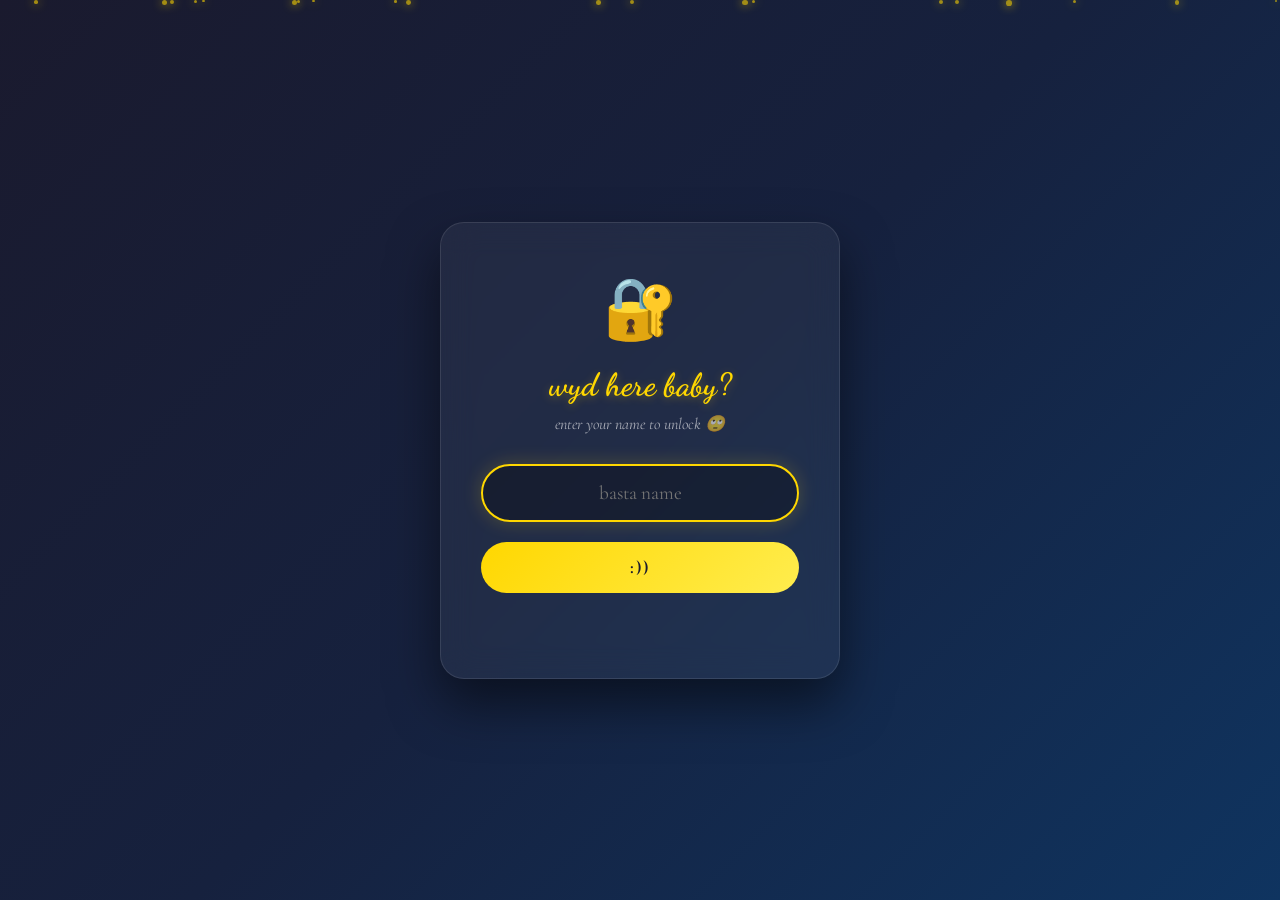
<file: index.html>
<!DOCTYPE html>
<html lang="en">
<head>
    <meta charset="UTF-8">
    <meta name="viewport" content="width=device-width, initial-scale=1.0">
    <title>for you, baby</title>
    <link rel="stylesheet" href="css/styles.css">
</head>
<body>
    <div class="particles" id="particles"></div>

    <div class="container">
        <div class="password-box">
            <span class="lock-icon">🔐</span>
            <h1>wyd here baby?</h1>
            <p class="hint">enter your name to unlock 🙄</p>
            
            <input 
                type="text" 
                id="passwordInput" 
                class="password-input" 
                placeholder="basta name" 
                autocomplete="off" 
                autocorrect="off" 
                autocapitalize="off" 
                spellcheck="false"
            >
            
            <button id="unlockBtn" class="unlock-btn">:))</button>
            
            <p id="errorMsg" class="error-message">ayusin moooo</p>
        </div>
    </div>

    <script src="js/main.js"></script>
</body>
</html>
</file>
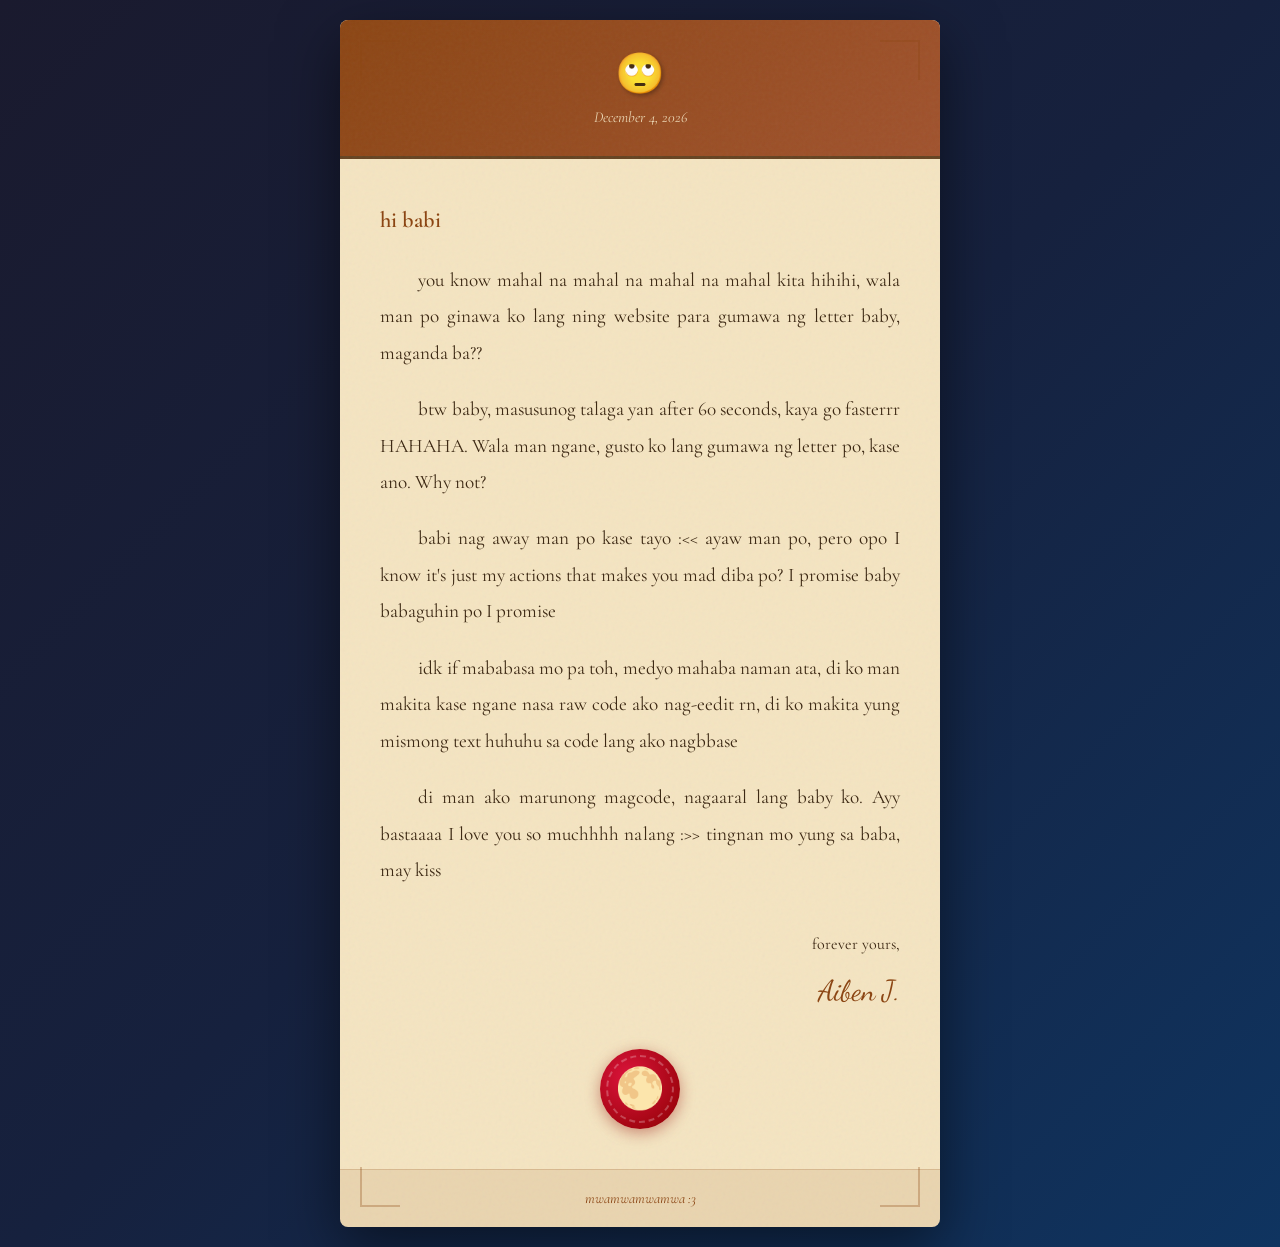
<file: letter.html>
<!DOCTYPE html>
<html lang="en">
<head>
    <meta charset="UTF-8">
    <meta name="viewport" content="width=device-width, initial-scale=1.0">
    <title>for you, baby</title>
    <link rel="stylesheet" href="css/letter.css">
</head>
<body>
    <!-- Burn effects -->
    <div class="smoke-container" id="smokeContainer"></div>
    <div class="fire-container" id="fireContainer"></div>
    
    <!-- Warning -->
    <div class="burn-warning" id="burnWarning">
        🔥 it's burning babi, read fasta
    </div>
    
    <!-- Final message -->
    <div class="ashes-message" id="ashesMessage">
        <div class="ashes-icon">🕯️</div>
        <div>aww :((</div>
        <div class="ashes-subtitle">☹️</div>
    </div>

    <div class="letter-container">
        <div class="letter" id="letter">
            <div class="paper-texture"></div>
            
            <div class="corner corner-tl"></div>
            <div class="corner corner-tr"></div>
            <div class="corner corner-bl"></div>
            <div class="corner corner-br"></div>
            
            <header class="letter-header">
                <h1>🙄</h1>
                <div class="letter-date" id="currentDate"></div>
            </header>
            
            <div class="letter-body" id="letterBody">
                <!-- Content injected by JS -->
            </div>
            
            <footer class="letter-footer">
                mwamwamwamwa :3
            </footer>
        </div>
    </div>

    <script src="js/letter.js"></script>
</body>
</html>
</file>
<file: css/styles.css>
@import url('https://fonts.googleapis.com/css2?family=Dancing+Script:wght@400;600;700&family=Cormorant+Garamond:ital,wght@0,400;0,600;1,400&display=swap');

* {
    margin: 0;
    padding: 0;
    box-sizing: border-box;
}

body {
    font-family: 'Cormorant Garamond', Georgia, serif;
    background: linear-gradient(135deg, #1a1a2e 0%, #16213e 50%, #0f3460 100%);
    min-height: 100vh;
    display: flex;
    justify-content: center;
    align-items: center;
    overflow: hidden;
}

/* Background particles */
.particles {
    position: fixed;
    top: 0;
    left: 0;
    width: 100%;
    height: 100%;
    overflow: hidden;
    z-index: 0;
    pointer-events: none;
}

.particle {
    position: absolute;
    width: 4px;
    height: 4px;
    background: rgba(255, 215, 0, 0.6);
    border-radius: 50%;
    animation: float-up 15s infinite linear;
    box-shadow: 0 0 10px rgba(255, 215, 0, 0.8);
}

@keyframes float-up {
    0% {
        transform: translateY(100vh) translateX(0) scale(0);
        opacity: 0;
    }
    10% {
        opacity: 1;
        transform: scale(1);
    }
    90% {
        opacity: 1;
    }
    100% {
        transform: translateY(-100vh) translateX(50px) scale(0);
        opacity: 0;
    }
}

/* Main container */
.container {
    position: relative;
    z-index: 1;
    width: 90%;
    max-width: 400px;
}

/* Password box */
.password-box {
    background: rgba(255, 255, 255, 0.05);
    backdrop-filter: blur(16px);
    border: 1px solid rgba(255, 255, 255, 0.1);
    border-radius: 24px;
    padding: 50px 40px;
    text-align: center;
    box-shadow: 0 25px 50px rgba(0, 0, 0, 0.5);
}

.lock-icon {
    font-size: 60px;
    margin-bottom: 20px;
    display: block;
    animation: pulse 2s infinite;
}

@keyframes pulse {
    0%, 100% { transform: scale(1); }
    50% { transform: scale(1.1); }
}

h1 {
    color: #ffd700;
    font-size: 2rem;
    font-family: 'Dancing Script', cursive;
    margin-bottom: 10px;
    text-shadow: 0 2px 10px rgba(255, 215, 0, 0.3);
}

.hint {
    color: rgba(255, 255, 255, 0.6);
    font-size: 1rem;
    margin-bottom: 30px;
    font-style: italic;
}

/* Input field */
.password-input {
    width: 100%;
    padding: 15px 20px;
    font-size: 1.2rem;
    border: 2px solid rgba(255, 215, 0, 0.3);
    border-radius: 50px;
    outline: none;
    text-align: center;
    margin-bottom: 20px;
    background: rgba(0, 0, 0, 0.3);
    color: #fff;
    font-family: 'Cormorant Garamond', serif;
    transition: all 0.3s ease;
}

.password-input:focus {
    border-color: #ffd700;
    box-shadow: 0 0 20px rgba(255, 215, 0, 0.2);
}

.password-input.error {
    border-color: #ff4757;
    animation: shake 0.5s;
}

@keyframes shake {
    0%, 100% { transform: translateX(0); }
    20% { transform: translateX(-10px); }
    40% { transform: translateX(10px); }
    60% { transform: translateX(-10px); }
    80% { transform: translateX(10px); }
}

/* Button */
.unlock-btn {
    width: 100%;
    padding: 15px;
    font-size: 1.1rem;
    background: linear-gradient(135deg, #ffd700 0%, #ffed4e 100%);
    color: #1a1a2e;
    border: none;
    border-radius: 50px;
    cursor: pointer;
    font-weight: 700;
    text-transform: uppercase;
    letter-spacing: 2px;
    font-family: 'Cormorant Garamond', serif;
    transition: all 0.3s ease;
}

.unlock-btn:hover {
    transform: translateY(-2px);
    box-shadow: 0 10px 30px rgba(255, 215, 0, 0.4);
}

/* Error message */
.error-message {
    color: #ff6b6b;
    margin-top: 15px;
    opacity: 0;
    transition: opacity 0.3s;
    font-weight: 600;
}

.error-message.show {
    opacity: 1;
}

/* Mobile responsive */
@media (max-width: 480px) {
    .password-box {
        padding: 40px 25px;
    }
    
    h1 {
        font-size: 1.8rem;
    }
  }
</file>
<file: css/letter.css>
@import url('https://fonts.googleapis.com/css2?family=Dancing+Script:wght@400;600;700&family=Cormorant+Garamond:ital,wght@0,400;0,600;1,400&display=swap');

* {
    margin: 0;
    padding: 0;
    box-sizing: border-box;
}

body {
    font-family: 'Cormorant Garamond', Georgia, serif;
    background: linear-gradient(135deg, #1a1a2e 0%, #16213e 50%, #0f3460 100%);
    min-height: 100vh;
    display: flex;
    justify-content: center;
    align-items: center;
    padding: 20px;
    overflow-x: hidden;
}

/* Letter container */
.letter-container {
    width: 100%;
    max-width: 600px;
    perspective: 1000px;
}

/* The Letter */
.letter {
    background: #f4e4c1;
    border-radius: 8px;
    box-shadow: 0 20px 60px rgba(0, 0, 0, 0.5);
    overflow: hidden;
    position: relative;
    animation: unfold 1s ease-out;
}

@keyframes unfold {
    from {
        opacity: 0;
        transform: rotateX(-10deg) translateY(20px);
    }
    to {
        opacity: 1;
        transform: rotateX(0) translateY(0);
    }
}

/* Paper texture */
.paper-texture {
    position: absolute;
    top: 0;
    left: 0;
    width: 100%;
    height: 100%;
    background-image: url("data:image/svg+xml,%3Csvg viewBox='0 0 200 200' xmlns='http://www.w3.org/2000/svg'%3E%3Cfilter id='noiseFilter'%3E%3CfeTurbulence type='fractalNoise' baseFrequency='0.9' numOctaves='4' stitchTiles='stitch'/%3E%3C/filter%3E%3Crect width='100%25' height='100%25' filter='url(%23noiseFilter)' opacity='0.08'/%3E%3C/svg%3E");
    opacity: 0.6;
    pointer-events: none;
    z-index: 1;
}

/* Corner decorations */
.corner {
    position: absolute;
    width: 40px;
    height: 40px;
    border: 2px solid rgba(139, 69, 19, 0.3);
    z-index: 2;
    pointer-events: none;
}

.corner-tl { top: 20px; left: 20px; border-right: 0; border-bottom: 0; }
.corner-tr { top: 20px; right: 20px; border-left: 0; border-bottom: 0; }
.corner-bl { bottom: 20px; left: 20px; border-right: 0; border-top: 0; }
.corner-br { bottom: 20px; right: 20px; border-left: 0; border-top: 0; }

/* Header */
.letter-header {
    background: linear-gradient(135deg, #8b4513 0%, #a0522d 100%);
    color: #f4e4c1;
    padding: 30px;
    text-align: center;
    position: relative;
    border-bottom: 3px solid #654321;
}

.letter-header h1 {
    font-size: 2.5rem;
    font-family: 'Dancing Script', cursive;
    text-shadow: 2px 2px 4px rgba(0,0,0,0.3);
    margin-bottom: 10px;
}

.letter-date {
    font-size: 0.95rem;
    opacity: 0.9;
    font-style: italic;
}

/* Body */
.letter-body {
    padding: 40px;
    color: #3d2914;
    line-height: 1.9;
    font-size: 1.2rem;
    position: relative;
    z-index: 2;
}

.letter-paragraph {
    opacity: 0;
    transform: translateY(20px);
    margin-bottom: 20px;
    text-align: justify;
    text-indent: 2em;
    animation: fade-in-up 0.8s forwards;
}

.letter-paragraph:first-child {
    text-indent: 0;
    font-size: 1.4rem;
    font-weight: 600;
    color: #8b4513;
}

@keyframes fade-in-up {
    to {
        opacity: 1;
        transform: translateY(0);
    }
}

/* Signature */
.signature {
    margin-top: 40px;
    text-align: right;
    opacity: 0;
    animation: fade-in-right 0.8s forwards;
    animation-delay: 4s;
}

@keyframes fade-in-right {
    from {
        opacity: 0;
        transform: translateX(20px);
    }
    to {
        opacity: 1;
        transform: translateX(0);
    }
}

.signature-text {
    font-size: 1rem;
    margin-bottom: 5px;
}

.signature-name {
    font-family: 'Dancing Script', cursive;
    font-size: 1.8rem;
    color: #8b4513;
}

/* Wax seal */
.wax-seal {
    width: 80px;
    height: 80px;
    background: radial-gradient(circle at 35% 35%, #dc143c, #8b0000);
    border-radius: 50%;
    margin: 30px auto 0;
    display: flex;
    align-items: center;
    justify-content: center;
    font-size: 40px;
    box-shadow: 0 4px 15px rgba(139, 0, 0, 0.4);
    opacity: 0;
    transform: scale(0);
    animation: pop-in 0.6s forwards;
    animation-delay: 5s;
    position: relative;
}

@keyframes pop-in {
    to {
        opacity: 1;
        transform: scale(1);
    }
}

.wax-seal::after {
    content: '';
    position: absolute;
    inset: 6px;
    border: 2px dashed rgba(255,255,255,0.25);
    border-radius: 50%;
}

/* Footer */
.letter-footer {
    background: rgba(139, 69, 19, 0.1);
    padding: 20px;
    text-align: center;
    color: #8b4513;
    font-size: 0.9rem;
    font-style: italic;
    border-top: 1px solid rgba(139, 69, 19, 0.2);
}

/* BURNING EFFECTS */

.burn-warning {
    position: fixed;
    top: 20px;
    left: 50%;
    transform: translateX(-50%) translateY(-100px);
    background: linear-gradient(135deg, #ff4757 0%, #ff6348 100%);
    color: white;
    padding: 12px 25px;
    border-radius: 50px;
    font-weight: bold;
    z-index: 100;
    opacity: 0;
    transition: all 0.5s;
    box-shadow: 0 10px 30px rgba(255, 71, 87, 0.4);
    font-size: 1rem;
    text-align: center;
    white-space: nowrap;
}

.burn-warning.show {
    opacity: 1;
    transform: translateX(-50%) translateY(0);
    animation: pulse-warning 1s infinite;
}

@keyframes pulse-warning {
    0%, 100% { box-shadow: 0 10px 30px rgba(255, 71, 87, 0.4); }
    50% { box-shadow: 0 15px 40px rgba(255, 71, 87, 0.6); }
}

.smoke-container {
    position: fixed;
    top: 0;
    left: 0;
    width: 100%;
    height: 100%;
    pointer-events: none;
    z-index: 50;
    opacity: 0;
    transition: opacity 1s;
}

.smoke-container.active {
    opacity: 1;
}

.smoke {
    position: absolute;
    background: radial-gradient(circle, rgba(80,80,80,0.5) 0%, transparent 70%);
    border-radius: 50%;
    animation: smoke-rise 3s infinite ease-out;
}

@keyframes smoke-rise {
    0% {
        transform: translateY(0) scale(0.5);
        opacity: 0;
    }
    20% {
        opacity: 0.6;
    }
    100% {
        transform: translateY(-200px) scale(2);
        opacity: 0;
    }
}

.fire-container {
    position: fixed;
    top: 0;
    left: 0;
    width: 100%;
    height: 100%;
    pointer-events: none;
    z-index: 51;
    opacity: 0;
    transition: opacity 0.5s;
}

.fire-container.active {
    opacity: 1;
}

.fire-particle {
    position: absolute;
    width: 6px;
    height: 6px;
    background: radial-gradient(circle, #ff6b35 0%, #f7931e 50%, transparent 100%);
    border-radius: 50%;
    box-shadow: 0 0 10px #ff6b35;
    animation: flicker 0.5s infinite alternate;
}

@keyframes flicker {
    0% { transform: scale(1); opacity: 0.8; }
    100% { transform: scale(1.3); opacity: 1; }
}

/* Letter burning animation */
.letter.burning {
    animation: letter-burn 8s forwards;
}

@keyframes letter-burn {
    0% {
        filter: brightness(1) sepia(0);
        transform: scale(1);
    }
    25% {
        filter: brightness(0.8) sepia(0.4);
    }
    50% {
        filter: brightness(0.5) sepia(0.8) contrast(1.3);
        transform: scale(0.98);
    }
    75% {
        filter: brightness(0.2) sepia(1) contrast(2);
        opacity: 0.5;
    }
    100% {
        filter: brightness(0) sepia(1) contrast(3);
        opacity: 0;
        transform: scale(0.9);
    }
}

/* Ash particles */
.ash {
    position: fixed;
    width: 3px;
    height: 3px;
    background: #666;
    border-radius: 50%;
    pointer-events: none;
    z-index: 52;
    animation: ash-fall 3s linear forwards;
}

@keyframes ash-fall {
    0% {
        transform: translateY(0) translateX(0) rotate(0deg);
        opacity: 0.8;
    }
    100% {
        transform: translateY(100vh) translateX(50px) rotate(360deg);
        opacity: 0;
    }
}

/* Final ashes message */
.ashes-message {
    position: fixed;
    top: 50%;
    left: 50%;
    transform: translate(-50%, -50%);
    text-align: center;
    color: rgba(255, 255, 255, 0.9);
    font-family: 'Dancing Script', cursive;
    font-size: 1.8rem;
    opacity: 0;
    transition: opacity 2s;
    z-index: 100;
    pointer-events: none;
    width: 90%;
}

.ashes-message.show {
    opacity: 1;
}

.ashes-icon {
    font-size: 4rem;
    margin-bottom: 15px;
}

.ashes-subtitle {
    font-size: 1.1rem;
    margin-top: 10px;
    opacity: 0.7;
}

/* Mobile */
@media (max-width: 600px) {
    .letter-body {
        padding: 25px;
        font-size: 1.1rem;
    }
    
    .letter-header h1 {
        font-size: 2rem;
    }
    
    .letter-paragraph:first-child {
        font-size: 1.2rem;
    }
  }
</file>
